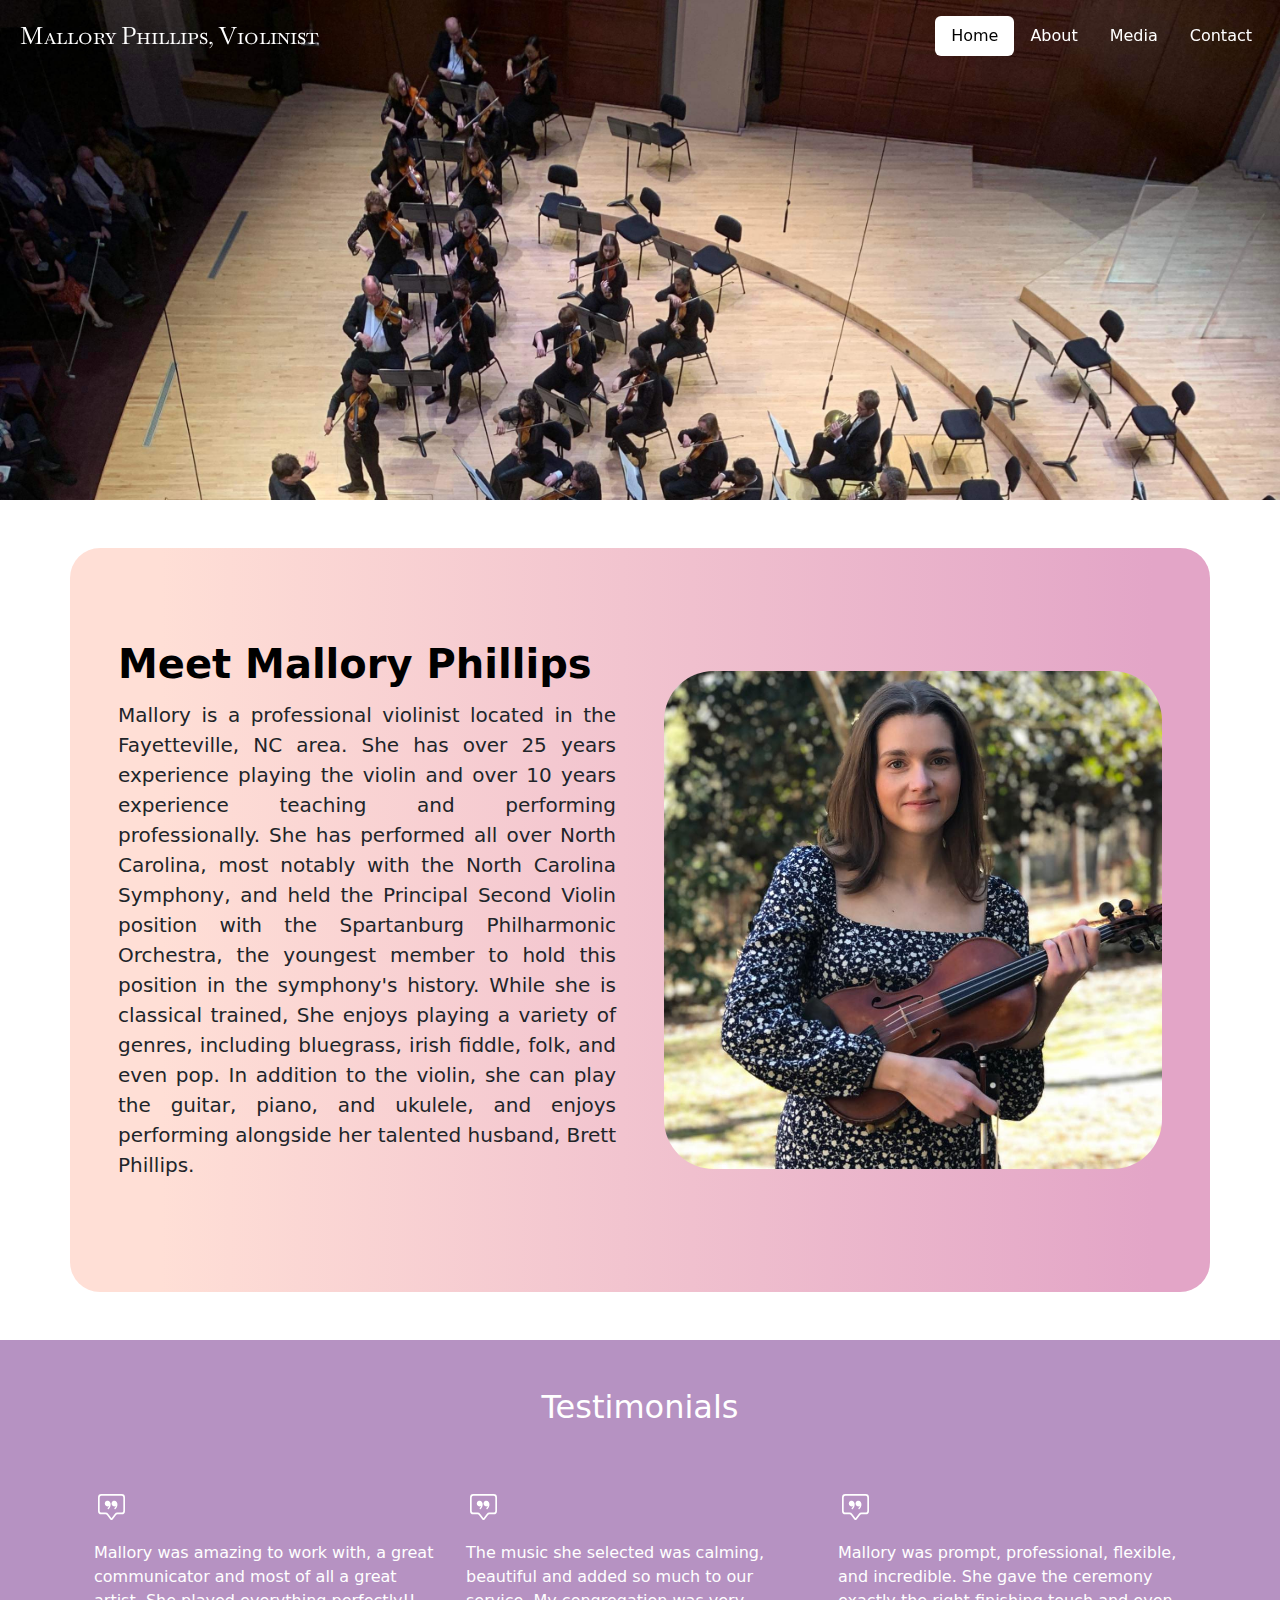
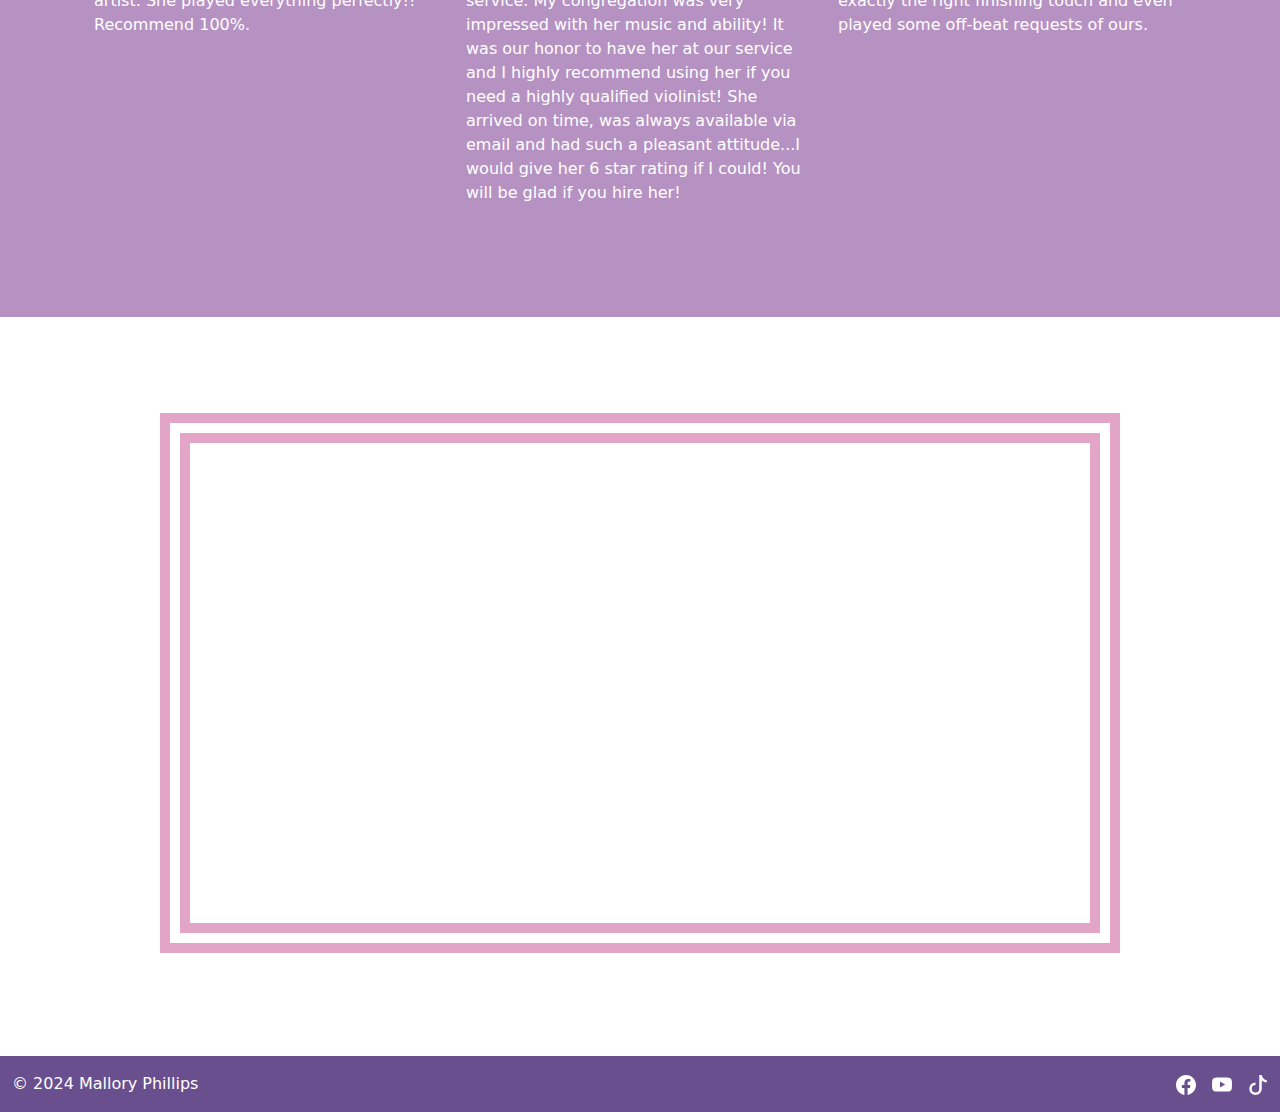
<file: index.html>
<!DOCTYPE html>
<html lang="en">
<head>
  <style> 


  

   a.nav-link {
    color: white;
   }  

   a.nav-link:hover {
    color: gray;
   }

   #active {
    background-color: white;
    color: black;
   }

   #active:hover {
    background-color: lightgray;
   }

   #title {
    font-family: "Baskervville SC", serif;
    color: white
   }

   #footer {
    background-color: #694F8E;
    color: white;
   }

   #youtube {
    aspect-ratio: 16/9; 
    width: 75%;
    border: double #E3A5C7 30px;
    padding: 5px;
   }

   #testimonials {
    background-color: #B692C2;
   }

   #intro {
    background: rgb(255,223,214);
    background: linear-gradient(90deg, rgba(255,223,214,1) 8%, rgba(227,165,199,1) 95%);
    border-radius: 30px;
   }

   #meviolin {
    border-radius: 10%;
   }

   #intro-text {
    text-align: justify;
   }

   .parallex {
    height: 500px;
    background-image: url(aboveview.JPG);
    background-size: 100%;
    background-repeat: no-repeat;
    background-attachment: fixed;
   }

   @media (max-width: 576px) {
      #youtube {
        width: 90%;
        border: double #E3A5C7 10px;
        padding: 0px;
      }

      #intro {
        border-radius: 0;
      }

      .parallex {
        background-attachment: scroll;
      }

      .full-background {
        background: rgb(255,223,214);
        background: linear-gradient(90deg, rgba(255,223,214,1) 8%, rgba(227,165,199,1) 95%);
      }

      #intro {
        width: 100%;
      }
   }
   
  </style>
    <meta charset="UTF-8">
    <meta name="viewport" content="width=device-width, initial-scale=1.0">
    <link rel="preconnect" href="https://fonts.googleapis.com">
    <link rel="preconnect" href="https://fonts.gstatic.com" crossorigin>
    <link href="https://fonts.googleapis.com/css2?family=Baskervville+SC&family=Bona+Nova+SC:ital,wght@0,400;0,700;1,400&family=Josefin+Sans:ital,wght@0,100..700;1,100..700&display=swap" rel="stylesheet">
    <link href="https://cdn.jsdelivr.net/npm/bootstrap@5.3.3/dist/css/bootstrap.min.css" rel="stylesheet" integrity="sha384-QWTKZyjpPEjISv5WaRU9OFeRpok6YctnYmDr5pNlyT2bRjXh0JMhjY6hW+ALEwIH" crossorigin="anonymous">
    <title>Mallory Phillips, Violinist</title>
</head>

<body>
  <nav class="fixed-top" id="body">
    <div class="container-fluid">
        <header class="d-flex flex-wrap justify-content-md-between justify-content-center py-3">
          <a class="d-flex align-items-center ms-2 me-4 link-body-emphasis text-decoration-none">
            <span id="title" class="fs-4">Mallory Phillips, Violinist</span>
          </a>
    
          <ul class="nav nav-pills">
            <li class="nav-item"><a href="./index.html" class="nav-link active" id="active" aria-current="page">Home</a></li>
            <li class="nav-item"><a href="./about.html" class="nav-link">About</a></li>
            <li class="nav-item"><a href="./media.html" class="nav-link">Media</a></li>
            <li class="nav-item"><a href="./contact.html" class="nav-link">Contact</a></li>
          </ul>
        </header>
      </div>
 </nav>
<div class="parallex"></div>

<div class="full-background">
 <div id="intro" class="container col-12 px-5 py-5 my-sm-5 my-0">
  <div class="row flex-lg-row-reverse flex-column align-items-center g-5 py-5">
    <div class="col-10 col-sm-8 col-lg-6">
      <img id="meviolin" src="./meviolin.jpg" class="d-block mx-lg-auto img-fluid" width="700" height="500" loading="lazy">
    </div>
    <div class="col-lg-6">
      <h1 class="display-6 fw-bold text-body-emphasis lh-1 mb-3 text-lg-start text-center">Meet Mallory Phillips</h1>
      <p id="intro-text" class="lead">Mallory is a professional violinist located in the Fayetteville, NC area. She has over 25 years experience playing the violin and over 10 years experience teaching and performing professionally. She has performed all over North Carolina, most notably with the North Carolina Symphony, and held the Principal Second Violin position with the Spartanburg Philharmonic Orchestra, the youngest member to hold this position in the symphony's history. While she is classical trained, She enjoys playing a variety of genres, including bluegrass, irish fiddle, folk, and even pop. In addition to the violin, she can play the guitar, piano, and ukulele, and enjoys performing alongside her talented husband, Brett Phillips.</p>
    </div>
  </div>
 </div>
</div>


<div id="testimonials">
  <div class="container px-4 py-5" id="featured-3">
    <h2 class="pb-2 text-center" style="color: white;">Testimonials</h2>
    <div class="row g-4 py-5 row-cols-1 row-cols-lg-3">
      <div class="feature col">
        <div class="feature-icon d-inline-flex align-items-center justify-content-center text-bg-transparent fs-2 mb-3" style="border-radius: 10%;">
            <svg xmlns="http://www.w3.org/2000/svg" width="35" height="35" fill="white" class="bi bi-chat-square-quote p-1" viewBox="0 0 16 16">
                <path d="M14 1a1 1 0 0 1 1 1v8a1 1 0 0 1-1 1h-2.5a2 2 0 0 0-1.6.8L8 14.333 6.1 11.8a2 2 0 0 0-1.6-.8H2a1 1 0 0 1-1-1V2a1 1 0 0 1 1-1zM2 0a2 2 0 0 0-2 2v8a2 2 0 0 0 2 2h2.5a1 1 0 0 1 .8.4l1.9 2.533a1 1 0 0 0 1.6 0l1.9-2.533a1 1 0 0 1 .8-.4H14a2 2 0 0 0 2-2V2a2 2 0 0 0-2-2z"/>
                <path d="M7.066 4.76A1.665 1.665 0 0 0 4 5.668a1.667 1.667 0 0 0 2.561 1.406c-.131.389-.375.804-.777 1.22a.417.417 0 1 0 .6.58c1.486-1.54 1.293-3.214.682-4.112zm4 0A1.665 1.665 0 0 0 8 5.668a1.667 1.667 0 0 0 2.561 1.406c-.131.389-.375.804-.777 1.22a.417.417 0 1 0 .6.58c1.486-1.54 1.293-3.214.682-4.112z"/>
              </svg>
        </div>
        <p style="color: white;">Mallory was amazing to work with, a great communicator and most of all a great artist. She played everything perfectly!! Recommend 100%.</p>
      </div>
      <div class="feature col">
        <div class="feature-icon d-inline-flex align-items-center justify-content-center text-bg-transparent fs-2 mb-3" style="border-radius: 10%;">
            <svg xmlns="http://www.w3.org/2000/svg" width="35" height="35" fill="white" class="bi bi-chat-square-quote p-1" viewBox="0 0 16 16">
                <path d="M14 1a1 1 0 0 1 1 1v8a1 1 0 0 1-1 1h-2.5a2 2 0 0 0-1.6.8L8 14.333 6.1 11.8a2 2 0 0 0-1.6-.8H2a1 1 0 0 1-1-1V2a1 1 0 0 1 1-1zM2 0a2 2 0 0 0-2 2v8a2 2 0 0 0 2 2h2.5a1 1 0 0 1 .8.4l1.9 2.533a1 1 0 0 0 1.6 0l1.9-2.533a1 1 0 0 1 .8-.4H14a2 2 0 0 0 2-2V2a2 2 0 0 0-2-2z"/>
                <path d="M7.066 4.76A1.665 1.665 0 0 0 4 5.668a1.667 1.667 0 0 0 2.561 1.406c-.131.389-.375.804-.777 1.22a.417.417 0 1 0 .6.58c1.486-1.54 1.293-3.214.682-4.112zm4 0A1.665 1.665 0 0 0 8 5.668a1.667 1.667 0 0 0 2.561 1.406c-.131.389-.375.804-.777 1.22a.417.417 0 1 0 .6.58c1.486-1.54 1.293-3.214.682-4.112z"/>
              </svg>
        </div>
        <p style="color: white;">The music she selected was calming, beautiful and added so much to our service. My congregation was very impressed with her music and ability! It was our honor to have her at our service and I highly recommend using her if you need a highly qualified violinist! She arrived on time, was always available via email and had such a pleasant attitude...I would give her 6 star rating if I could! You will be glad if you hire her!</p>
      </div>
      <div class="feature col">
        <div class="feature-icon d-inline-flex align-items-center justify-content-center text-bg-transparent fs-2 mb-3" style="border-radius: 10%;">
            <svg xmlns="http://www.w3.org/2000/svg" width="35" height="35" fill="white" class="bi bi-chat-square-quote p-1" viewBox="0 0 16 16">
                <path d="M14 1a1 1 0 0 1 1 1v8a1 1 0 0 1-1 1h-2.5a2 2 0 0 0-1.6.8L8 14.333 6.1 11.8a2 2 0 0 0-1.6-.8H2a1 1 0 0 1-1-1V2a1 1 0 0 1 1-1zM2 0a2 2 0 0 0-2 2v8a2 2 0 0 0 2 2h2.5a1 1 0 0 1 .8.4l1.9 2.533a1 1 0 0 0 1.6 0l1.9-2.533a1 1 0 0 1 .8-.4H14a2 2 0 0 0 2-2V2a2 2 0 0 0-2-2z"/>
                <path d="M7.066 4.76A1.665 1.665 0 0 0 4 5.668a1.667 1.667 0 0 0 2.561 1.406c-.131.389-.375.804-.777 1.22a.417.417 0 1 0 .6.58c1.486-1.54 1.293-3.214.682-4.112zm4 0A1.665 1.665 0 0 0 8 5.668a1.667 1.667 0 0 0 2.561 1.406c-.131.389-.375.804-.777 1.22a.417.417 0 1 0 .6.58c1.486-1.54 1.293-3.214.682-4.112z"/>
              </svg>
        </div>
        <p style="color: white;">Mallory was prompt, professional, flexible, and incredible. She gave the ceremony exactly the right finishing touch and even played some off-beat requests of ours.</p>
      </div>
    </div>
  </div>
</div>

<div class="text-center">
<div class="video py-5 my-5">
  <iframe id="youtube" src="https://www.youtube.com/embed/Kpt1A1eUynM?si=XRnbA3u0esN_VXCp" title="YouTube video player" frameborder="0" allow="accelerometer; autoplay; clipboard-write; encrypted-media; gyroscope; picture-in-picture; web-share" referrerpolicy="strict-origin-when-cross-origin" allowfullscreen></iframe>
</div>
</div>


    <div id="footer">
     <div class="container-fluid">
        <footer class="d-flex flex-wrap justify-content-between align-items-center py-3">
          <div class="d-flex align-items-center">
            <span>© 2024 Mallory Phillips</span>
          </div>
      
          <ul class="nav col-md-4 justify-content-end list-unstyled d-flex">
            <li class="ms-3"><a href="https://www.facebook.com/MalloryPhillipsViolinStudio" target="_blank"><svg xmlns="http://www.w3.org/2000/svg" width="20" height="20" fill="white" class="bi bi-facebook" viewBox="0 0 16 16">
                <path d="M16 8.049c0-4.446-3.582-8.05-8-8.05C3.58 0-.002 3.603-.002 8.05c0 4.017 2.926 7.347 6.75 7.951v-5.625h-2.03V8.05H6.75V6.275c0-2.017 1.195-3.131 3.022-3.131.876 0 1.791.157 1.791.157v1.98h-1.009c-.993 0-1.303.621-1.303 1.258v1.51h2.218l-.354 2.326H9.25V16c3.824-.604 6.75-3.934 6.75-7.951"/>
              </svg></a></li>
            <li class="ms-3"><a href="https://www.youtube.com/@93musicnotes" target="_blank"><svg xmlns="http://www.w3.org/2000/svg" width="20" height="20" fill="white" class="bi bi-youtube" viewBox="0 0 16 16">
                <path d="M8.051 1.999h.089c.822.003 4.987.033 6.11.335a2.01 2.01 0 0 1 1.415 1.42c.101.38.172.883.22 1.402l.01.104.022.26.008.104c.065.914.073 1.77.074 1.957v.075c-.001.194-.01 1.108-.082 2.06l-.008.105-.009.104c-.05.572-.124 1.14-.235 1.558a2.01 2.01 0 0 1-1.415 1.42c-1.16.312-5.569.334-6.18.335h-.142c-.309 0-1.587-.006-2.927-.052l-.17-.006-.087-.004-.171-.007-.171-.007c-1.11-.049-2.167-.128-2.654-.26a2.01 2.01 0 0 1-1.415-1.419c-.111-.417-.185-.986-.235-1.558L.09 9.82l-.008-.104A31 31 0 0 1 0 7.68v-.123c.002-.215.01-.958.064-1.778l.007-.103.003-.052.008-.104.022-.26.01-.104c.048-.519.119-1.023.22-1.402a2.01 2.01 0 0 1 1.415-1.42c.487-.13 1.544-.21 2.654-.26l.17-.007.172-.006.086-.003.171-.007A100 100 0 0 1 7.858 2zM6.4 5.209v4.818l4.157-2.408z"/>
              </svg></a></li>
            <li class="ms-3"><a href="https://www.tiktok.com/@musicnotes93?is_from_webapp=1&sender_device=pc" target="_blank"><svg xmlns="http://www.w3.org/2000/svg" width="20" height="20" fill="white" class="bi bi-tiktok" viewBox="0 0 16 16">
                <path d="M9 0h1.98c.144.715.54 1.617 1.235 2.512C12.895 3.389 13.797 4 15 4v2c-1.753 0-3.07-.814-4-1.829V11a5 5 0 1 1-5-5v2a3 3 0 1 0 3 3z"/>
              </svg></a></li>
          </ul>
        </footer>
      </div>
   </div>
</body>
<script src="https://ajax.googleapis.com/ajax/libs/jquery/2.1.3/jquery.min.js"></script>
<script>


jQuery(window).on('scroll', function() {
    if(jQuery(window).scrollTop() > 350) {
        jQuery('#body').css('background-color', '#694F8E');
    } else {
       jQuery('#body').css('background-color', 'transparent');
    }
});



</script>
<script src="https://cdn.jsdelivr.net/npm/bootstrap@5.3.3/dist/js/bootstrap.bundle.min.js" integrity="sha384-YvpcrYf0tY3lHB60NNkmXc5s9fDVZLESaAA55NDzOxhy9GkcIdslK1eN7N6jIeHz" crossorigin="anonymous"></script>
</html>
</file>
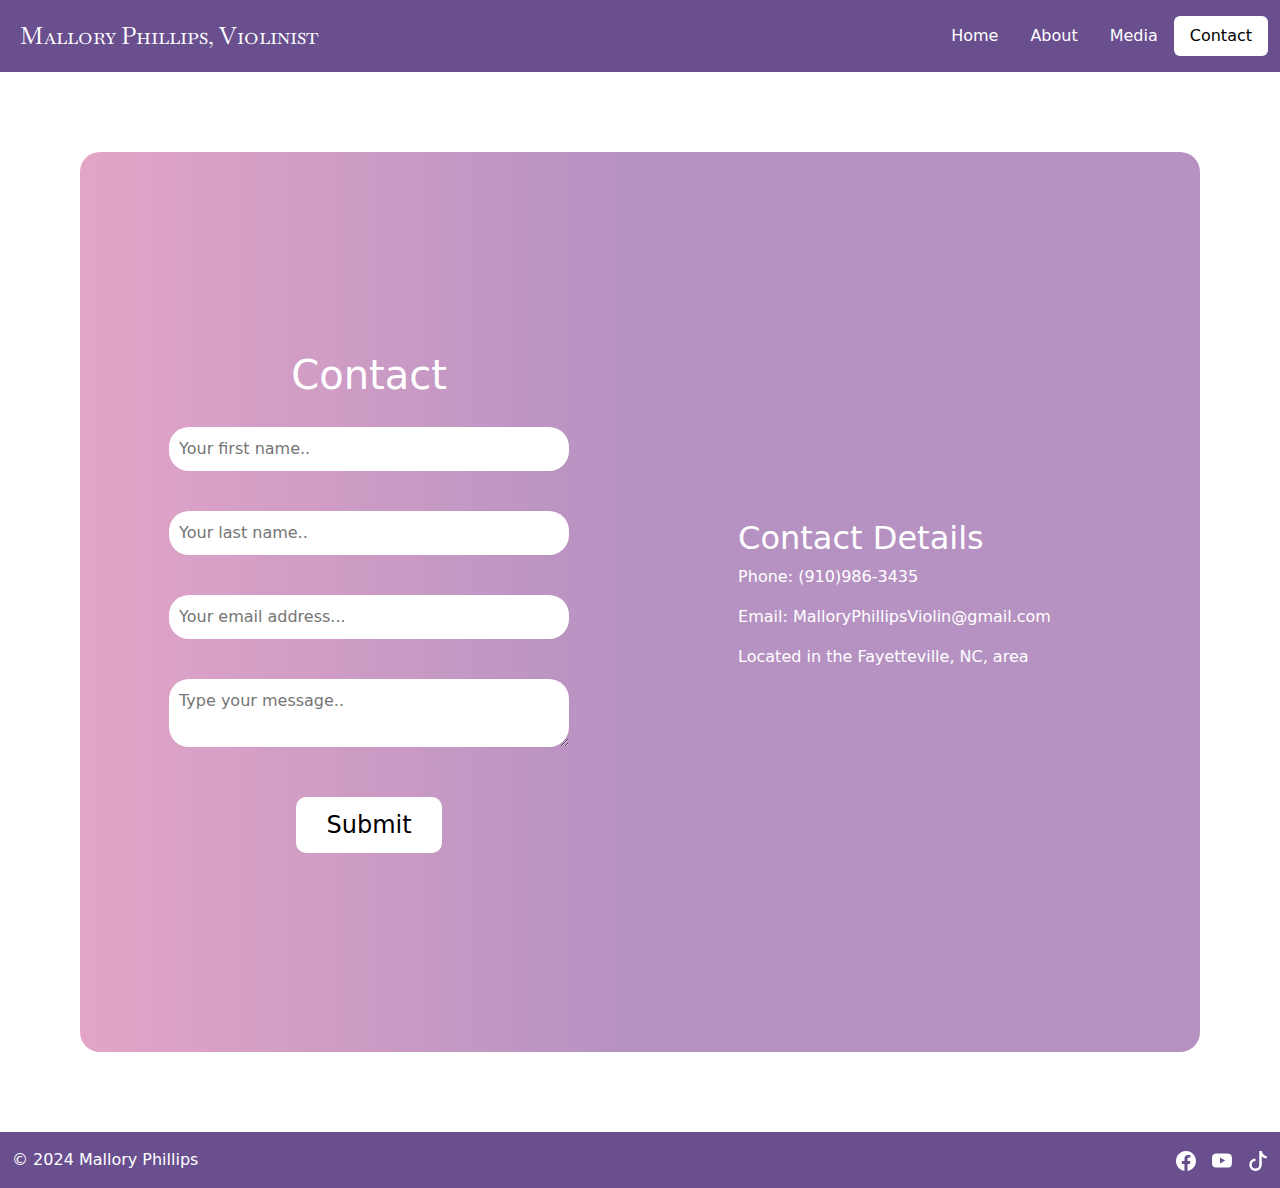
<file: contact.html>
<!DOCTYPE html>
<html lang="en">
<head>
  <style> 
    #body {
      background-color: #694F8E;
    }

   a.nav-link {
    color: white;
   }  

   a.nav-link:hover {
    color: gray;
   }

   #active {
    background-color: white;
    color: black;
   }

   #active:hover {
    background-color: lightgray;
   }

   #title {
    font-family: "Baskervville SC", serif;
    color: white
   }

   #footer {
    background-color: #694F8E;
    color: white;
   }

   .contact-form {
    background: rgb(227,165,199);
    background: linear-gradient(90deg, rgba(227,165,199,1) 0%, rgba(182,146,194,1) 49%);
    color: white;
    border-radius: 20px;
    margin: 80px;
    height: 100vh;
    display: flex;
    justify-content: space-evenly;
    align-items: center;
   }

   .contact-left {
    display: flex;
    flex-direction: column;
    align-items: center;
   }

   .contact-right {
    margin: 80px;
   }

   input[type="text"], #message {
    margin: 20px;
    padding: 10px;
    width: 400px;
    border-radius: 20px;
    border: none;
   }

   #contact-button {
    background-color: white;
    color: black;
    border: none;
    border-radius: 10px;
    font-size: 1.5rem;
    margin-top: 30px;
    padding: 10px 30px 10px 30px;
   }

   #contact-button:hover {
    background-color: lightgray;
   }

   #contact-button:focus {
    background-color: #FFDFD6;
   }

   @media (max-width: 949px) {
    .contact-form {
      margin: 20px;
      margin-bottom: 80px;
    }
   }

   @media (max-width: 790px) {
    .contact-form {
      display: block;
      height: 100%;
      padding: 20px;
    }

    .contact-right {
      text-align: center;
      padding: 20px;
      margin: 100px 20px 50px 20px;
      border: double #694F8E 10px;
    }
   }

   @media (max-width: 460px) {
    .full-background {
      background: rgb(227,165,199);
      background: linear-gradient(90deg, rgba(227,165,199,1) 0%, rgba(182,146,194,1) 49%);
    }

    .contact-form {
      margin: 0px;
      padding-top: 50px;
    }

    input[type="text"], #message {
    width: 300px;
   }

   .contact-right {
     margin-right: 0px;
     margin-left: 0px;
   }

  #contact-button {
    font-size: 1rem;
  }
   }
    



   
   
  </style>
    <meta charset="UTF-8">
    <meta name="viewport" content="width=device-width, initial-scale=1.0">
    <link rel="preconnect" href="https://fonts.googleapis.com">
    <link rel="preconnect" href="https://fonts.gstatic.com" crossorigin>
    <link href="https://fonts.googleapis.com/css2?family=Baskervville+SC&family=Bona+Nova+SC:ital,wght@0,400;0,700;1,400&family=Josefin+Sans:ital,wght@0,100..700;1,100..700&display=swap" rel="stylesheet">
    <link href="https://cdn.jsdelivr.net/npm/bootstrap@5.3.3/dist/css/bootstrap.min.css" rel="stylesheet" integrity="sha384-QWTKZyjpPEjISv5WaRU9OFeRpok6YctnYmDr5pNlyT2bRjXh0JMhjY6hW+ALEwIH" crossorigin="anonymous">
    <title>Mallory Phillips, Violinist</title>
</head>

<body>
  <nav id="body">
    <div class="container-fluid">
        <header class="d-flex flex-wrap justify-content-md-between justify-content-center py-3 mb-sm-5">
          <a class="d-flex align-items-center ms-2 me-4 link-body-emphasis text-decoration-none">
            <span id="title" class="fs-4">Mallory Phillips, Violinist</span>
          </a>
    
          <ul class="nav nav-pills">
            <li class="nav-item"><a href="./index.html" class="nav-link" aria-current="page">Home</a></li>
            <li class="nav-item"><a href="./about.html" class="nav-link">About</a></li>
            <li class="nav-item"><a href="./media.html" class="nav-link">Media</a></li>
            <li class="nav-item"><a href="./contact.html" class="nav-link active" id="active">Contact</a></li>
          </ul>
        </header>
      </div>
 </nav>

 <div class="full-background">
 <div class="contact-form">
  <form action="https://api.web3forms.com/submit" method="POST" class="contact-left">
    <div class="contact-title">
      <h1>Contact</h1>
   </div>

    <input type="hidden" name="access_key" value="5de816cb-67e0-4078-9efd-bb5617f468eb">
    <input type="text" id="fname" name="firstname" placeholder="Your first name..">
  
    <input type="text" id="lname" name="lastname" placeholder="Your last name..">
   
    <input type="text" id="email" name="email" placeholder="Your email address...">
   
    <textarea id="message" name="message" placeholder="Type your message.."></textarea>
   
    <input id="contact-button" type="submit" value="Submit">  
  </form>

  <div class="contact-right">
    <h2>Contact Details</h2>
    <p>Phone: (910)986-3435</p>
    <p>Email: MalloryPhillipsViolin@gmail.com</p>
    <p>Located in the Fayetteville, NC, area</p>
  </div>
 </div>
</div>
 <div id="footer">
    <div class="container-fluid">
       <footer class="d-flex flex-wrap justify-content-between align-items-center py-3">
         <div class="d-flex align-items-center">
           <span>© 2024 Mallory Phillips</span>
         </div>
     
         <ul class="nav col-md-4 justify-content-end list-unstyled d-flex">
           <li class="ms-3"><a href="https://www.facebook.com/MalloryPhillipsViolinStudio" target="_blank"><svg xmlns="http://www.w3.org/2000/svg" width="20" height="20" fill="white" class="bi bi-facebook" viewBox="0 0 16 16">
               <path d="M16 8.049c0-4.446-3.582-8.05-8-8.05C3.58 0-.002 3.603-.002 8.05c0 4.017 2.926 7.347 6.75 7.951v-5.625h-2.03V8.05H6.75V6.275c0-2.017 1.195-3.131 3.022-3.131.876 0 1.791.157 1.791.157v1.98h-1.009c-.993 0-1.303.621-1.303 1.258v1.51h2.218l-.354 2.326H9.25V16c3.824-.604 6.75-3.934 6.75-7.951"/>
             </svg></a></li>
           <li class="ms-3"><a href="https://www.youtube.com/@93musicnotes" target="_blank"><svg xmlns="http://www.w3.org/2000/svg" width="20" height="20" fill="white" class="bi bi-youtube" viewBox="0 0 16 16">
               <path d="M8.051 1.999h.089c.822.003 4.987.033 6.11.335a2.01 2.01 0 0 1 1.415 1.42c.101.38.172.883.22 1.402l.01.104.022.26.008.104c.065.914.073 1.77.074 1.957v.075c-.001.194-.01 1.108-.082 2.06l-.008.105-.009.104c-.05.572-.124 1.14-.235 1.558a2.01 2.01 0 0 1-1.415 1.42c-1.16.312-5.569.334-6.18.335h-.142c-.309 0-1.587-.006-2.927-.052l-.17-.006-.087-.004-.171-.007-.171-.007c-1.11-.049-2.167-.128-2.654-.26a2.01 2.01 0 0 1-1.415-1.419c-.111-.417-.185-.986-.235-1.558L.09 9.82l-.008-.104A31 31 0 0 1 0 7.68v-.123c.002-.215.01-.958.064-1.778l.007-.103.003-.052.008-.104.022-.26.01-.104c.048-.519.119-1.023.22-1.402a2.01 2.01 0 0 1 1.415-1.42c.487-.13 1.544-.21 2.654-.26l.17-.007.172-.006.086-.003.171-.007A100 100 0 0 1 7.858 2zM6.4 5.209v4.818l4.157-2.408z"/>
             </svg></a></li>
           <li class="ms-3"><a href="https://www.tiktok.com/@musicnotes93?is_from_webapp=1&sender_device=pc" target="_blank"><svg xmlns="http://www.w3.org/2000/svg" width="20" height="20" fill="white" class="bi bi-tiktok" viewBox="0 0 16 16">
               <path d="M9 0h1.98c.144.715.54 1.617 1.235 2.512C12.895 3.389 13.797 4 15 4v2c-1.753 0-3.07-.814-4-1.829V11a5 5 0 1 1-5-5v2a3 3 0 1 0 3 3z"/>
             </svg></a></li>
         </ul>
       </footer>
     </div>
  </div>
</body>
<script src="https://cdn.jsdelivr.net/npm/bootstrap@5.3.3/dist/js/bootstrap.bundle.min.js" integrity="sha384-YvpcrYf0tY3lHB60NNkmXc5s9fDVZLESaAA55NDzOxhy9GkcIdslK1eN7N6jIeHz" crossorigin="anonymous"></script>
</html>
</file>
